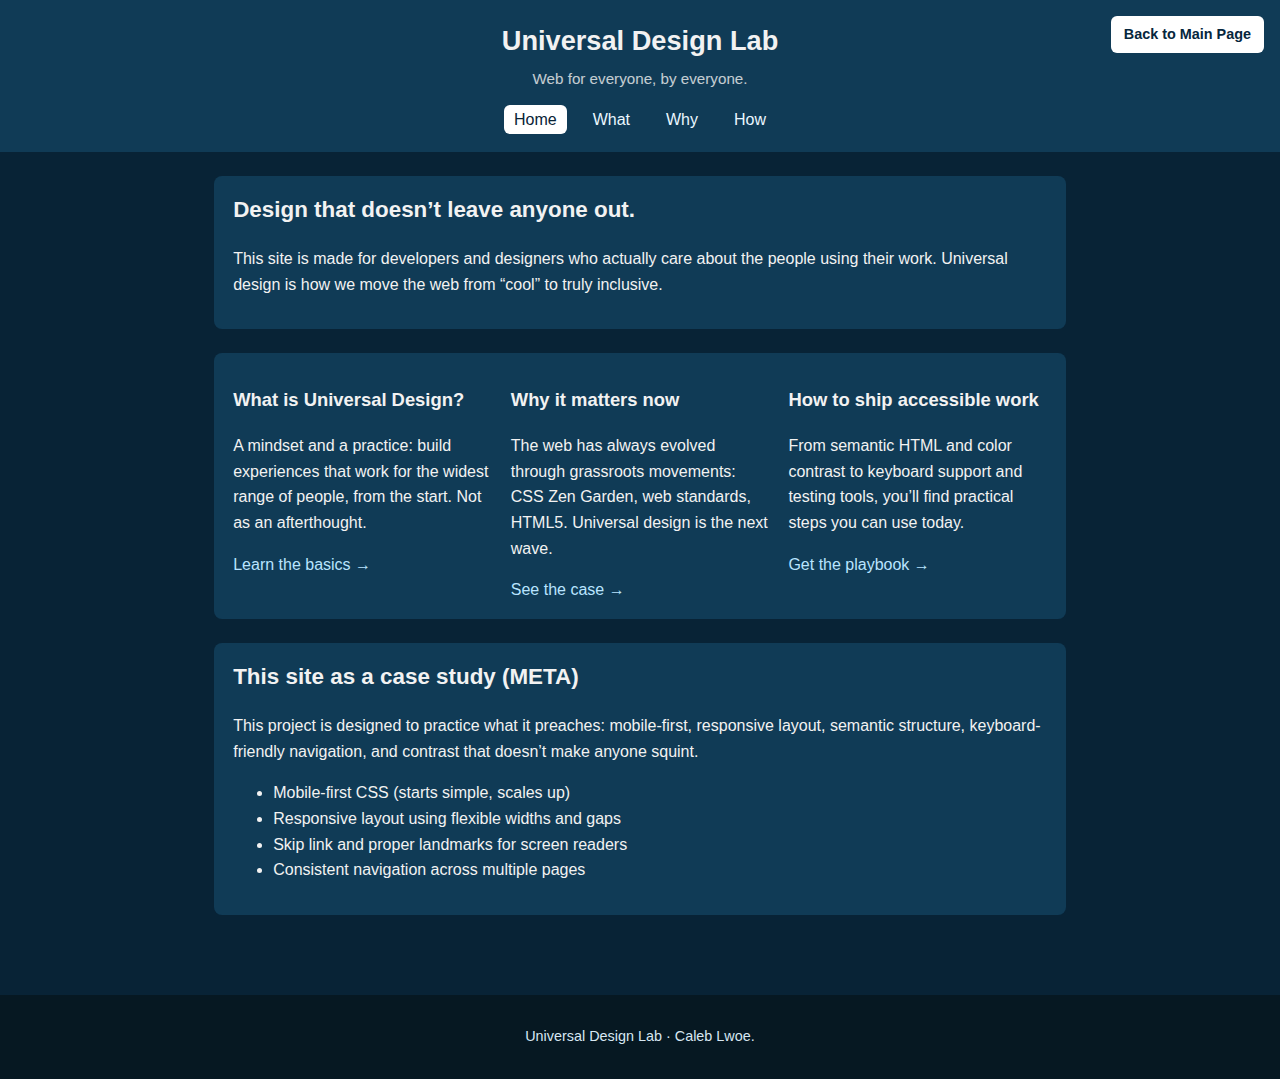
<file: index.html>
<!DOCTYPE html>
<html lang="en">
<head>
  <meta charset="UTF-8" />
  <meta name="viewport" content="width=device-width, initial-scale=1" />
  <title>Universal Design Lab – Home</title>
  <link rel="stylesheet" href="styles.css" />
</head>
<body>

  <header>
    <a class="home-back-button" href="https://caleblowe17.github.io/UniversalDesign">
      Back to Main Page
    </a>
    
    <div class="site-title">
      <h1>Universal Design Lab</h1>
      <p class="tagline">Web for everyone, by everyone.</p>
    </div>

    <nav aria-label="Main navigation">
      <ul class="nav-list">
        <li><a href="index.html" aria-current="page">Home</a></li>
        <li><a href="what.html">What</a></li>
        <li><a href="why.html">Why</a></li>
        <li><a href="how.html">How</a></li>
      </ul>
    </nav>
  </header>

  <main id="main">
    <section class="hero" aria-labelledby="hero-heading">
      <div class="hero-text">
        <h2 id="hero-heading">Design that doesn’t leave anyone out.</h2>
        <p>
          This site is made for developers and designers who actually care about
          the people using their work. Universal design is how we move the web
          from “cool” to truly inclusive.
        </p>
      </div>
    </section>

    <section class="grid three-col" aria-label="Overview of the site">
      <article>
        <h3>What is Universal Design?</h3>
        <p>
          A mindset and a practice: build experiences that work for the widest
          range of people, from the start. Not as an afterthought.
        </p>
        <a class="text-link" href="what.html">Learn the basics →</a>
      </article>

      <article>
        <h3>Why it matters now</h3>
        <p>
          The web has always evolved through grassroots movements: CSS Zen
          Garden, web standards, HTML5. Universal design is the next wave.
        </p>
        <a class="text-link" href="why.html">See the case →</a>
      </article>

      <article>
        <h3>How to ship accessible work</h3>
        <p>
          From semantic HTML and color contrast to keyboard support and testing
          tools, you’ll find practical steps you can use today.
        </p>
        <a class="text-link" href="how.html">Get the playbook →</a>
      </article>
    </section>

    <section class="meta-section" aria-labelledby="meta-heading">
      <h2 id="meta-heading">This site as a case study (META)</h2>
      <p>
        This project is designed to practice what it preaches: mobile-first,
        responsive layout, semantic structure, keyboard-friendly navigation,
        and contrast that doesn’t make anyone squint.
      </p>
      <ul>
        <li>Mobile-first CSS (starts simple, scales up)</li>
        <li>Responsive layout using flexible widths and gaps</li>
        <li>Skip link and proper landmarks for screen readers</li>
        <li>Consistent navigation across multiple pages</li>
      </ul>
    </section>
  </main>

  <footer>
    <p>Universal Design Lab · Caleb Lwoe.</p>
  </footer>
</body>
</html>
</file>
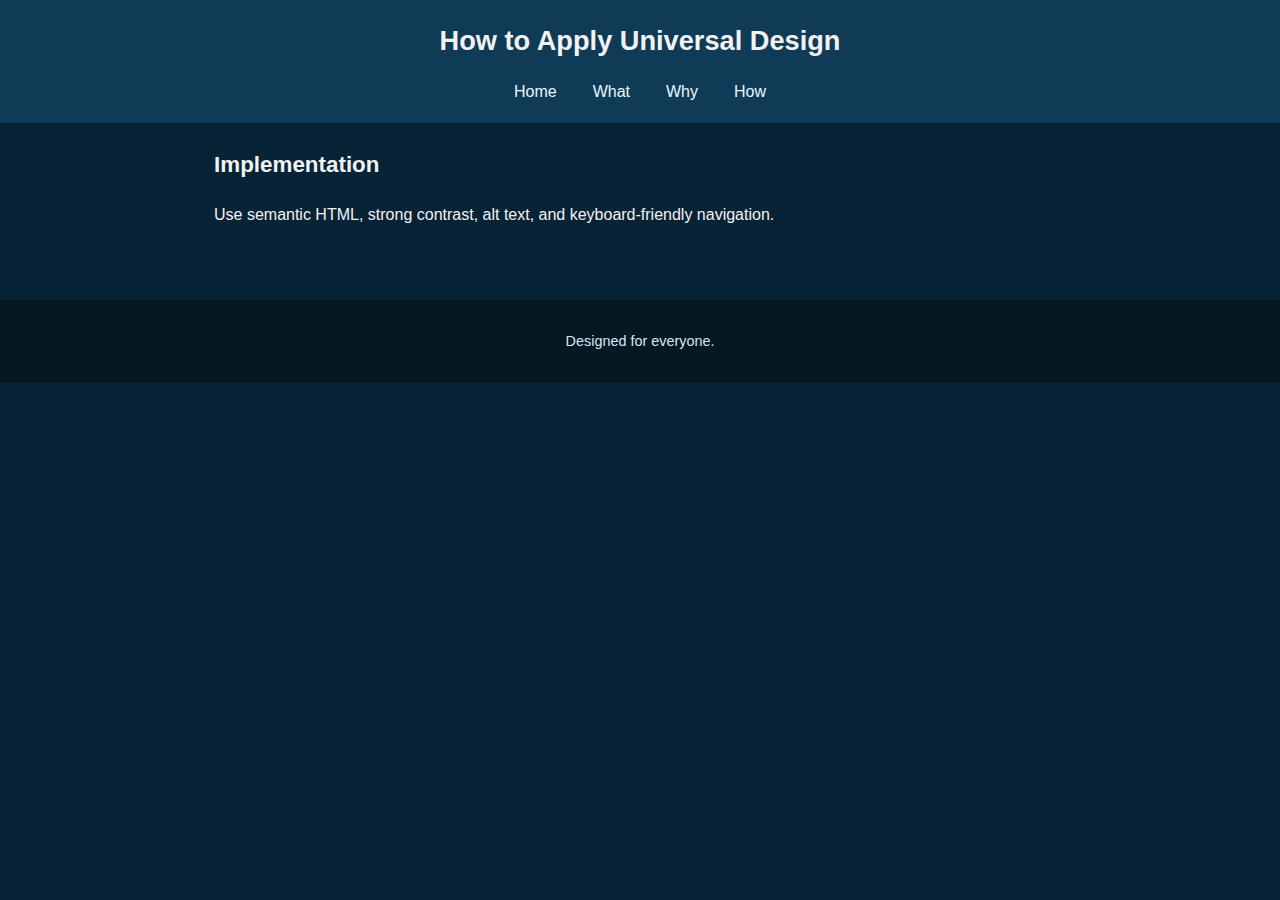
<file: how.html>
<!DOCTYPE html>
<html lang="en">
<head>
  <meta charset="UTF-8" />
  <meta name="viewport" content="width=device-width, initial-scale=1" />
  <title>How to Apply Universal Design</title>
  <link rel="stylesheet" href="styles.css" />
</head>

<body>
  <header>
    <h1>How to Apply Universal Design</h1>

    <nav>
      <ul>
        <li><a href="index.html">Home</a></li>
        <li><a href="what.html">What</a></li>
        <li><a href="why.html">Why</a></li>
        <li><a href="how.html">How</a></li>
      </ul>
    </nav>
  </header>

  <main>
    <h2>Implementation</h2>
    <p>Use semantic HTML, strong contrast, alt text, and keyboard-friendly navigation.</p>
  </main>

  <footer>
    <p>Designed for everyone.</p>
  </footer>
</body>
</html>
</file>
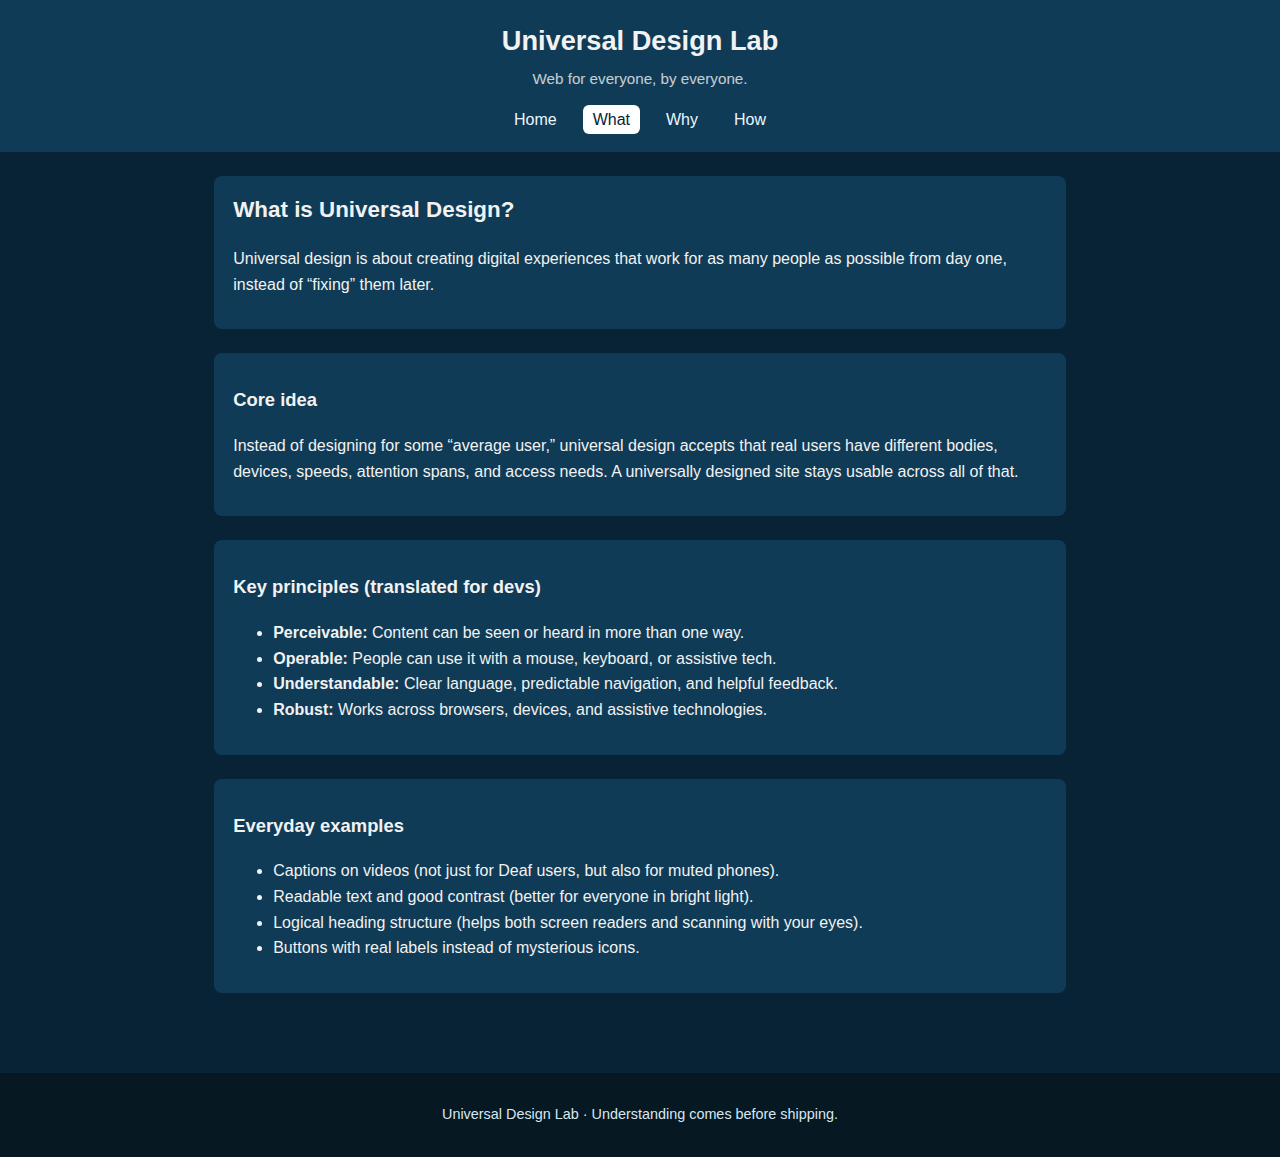
<file: what.html>
<!DOCTYPE html>
<html lang="en">
<head>
  <meta charset="UTF-8" />
  <meta name="viewport" content="width=device-width, initial-scale=1" />
  <title>Universal Design Lab – What</title>
  <link rel="stylesheet" href="styles.css" />
</head>
<body>
  <a class="skip-link" href="#main">Skip to main content</a>

  <header>
    <div class="site-title">
      <h1>Universal Design Lab</h1>
      <p class="tagline">Web for everyone, by everyone.</p>
    </div>

    <nav aria-label="Main navigation">
      <ul class="nav-list">
        <li><a href="index.html">Home</a></li>
        <li><a href="what.html" aria-current="page">What</a></li>
        <li><a href="why.html">Why</a></li>
        <li><a href="how.html">How</a></li>
      </ul>
    </nav>
  </header>

  <main id="main">
    <section class="page-header">
      <h2>What is Universal Design?</h2>
      <p>
        Universal design is about creating digital experiences that work for
        as many people as possible from day one, instead of “fixing” them later.
      </p>
    </section>

    <section>
      <h3>Core idea</h3>
      <p>
        Instead of designing for some “average user,” universal design accepts
        that real users have different bodies, devices, speeds, attention spans,
        and access needs. A universally designed site stays usable across all
        of that.
      </p>
    </section>

    <section>
      <h3>Key principles (translated for devs)</h3>
      <ul>
        <li><strong>Perceivable:</strong> Content can be seen or heard in more than one way.</li>
        <li><strong>Operable:</strong> People can use it with a mouse, keyboard, or assistive tech.</li>
        <li><strong>Understandable:</strong> Clear language, predictable navigation, and helpful feedback.</li>
        <li><strong>Robust:</strong> Works across browsers, devices, and assistive technologies.</li>
      </ul>
    </section>

    <section>
      <h3>Everyday examples</h3>
      <ul>
        <li>Captions on videos (not just for Deaf users, but also for muted phones).</li>
        <li>Readable text and good contrast (better for everyone in bright light).</li>
        <li>Logical heading structure (helps both screen readers and scanning with your eyes).</li>
        <li>Buttons with real labels instead of mysterious icons.</li>
      </ul>
    </section>
  </main>

  <footer>
    <p>Universal Design Lab · Understanding comes before shipping.</p>
  </footer>
</body>
</html>
</file>
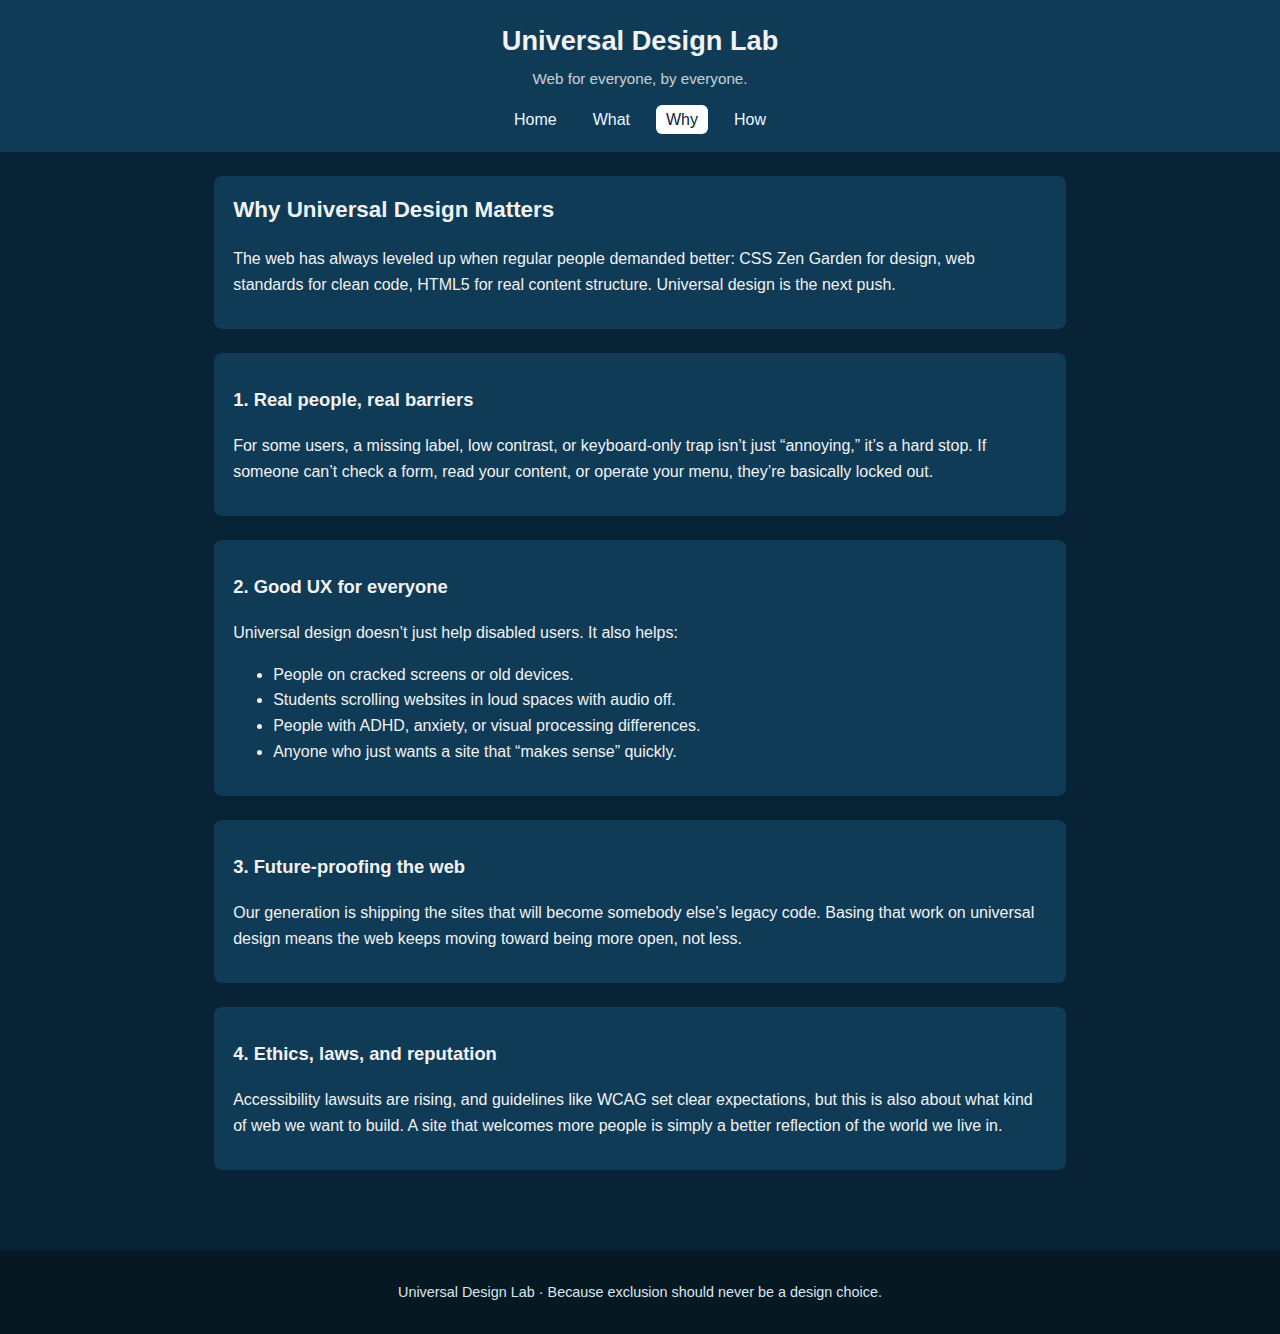
<file: why.html>
<!DOCTYPE html>
<html lang="en">
<head>
  <meta charset="UTF-8" />
  <meta name="viewport" content="width=device-width, initial-scale=1" />
  <title>Universal Design Lab – Why</title>
  <link rel="stylesheet" href="styles.css" />
</head>
<body>
  <a class="skip-link" href="#main">Skip to main content</a>

  <header>
    <div class="site-title">
      <h1>Universal Design Lab</h1>
      <p class="tagline">Web for everyone, by everyone.</p>
    </div>

    <nav aria-label="Main navigation">
      <ul class="nav-list">
        <li><a href="index.html">Home</a></li>
        <li><a href="what.html">What</a></li>
        <li><a href="why.html" aria-current="page">Why</a></li>
        <li><a href="how.html">How</a></li>
      </ul>
    </nav>
  </header>

  <main id="main">
    <section class="page-header">
      <h2>Why Universal Design Matters</h2>
      <p>
        The web has always leveled up when regular people demanded better: CSS
        Zen Garden for design, web standards for clean code, HTML5 for real
        content structure. Universal design is the next push.
      </p>
    </section>

    <section>
      <h3>1. Real people, real barriers</h3>
      <p>
        For some users, a missing label, low contrast, or keyboard-only trap
        isn’t just “annoying,” it’s a hard stop. If someone can’t check a form,
        read your content, or operate your menu, they’re basically locked out.
      </p>
    </section>

    <section>
      <h3>2. Good UX for everyone</h3>
      <p>
        Universal design doesn’t just help disabled users. It also helps:
      </p>
      <ul>
        <li>People on cracked screens or old devices.</li>
        <li>Students scrolling websites in loud spaces with audio off.</li>
        <li>People with ADHD, anxiety, or visual processing differences.</li>
        <li>Anyone who just wants a site that “makes sense” quickly.</li>
      </ul>
    </section>

    <section>
      <h3>3. Future-proofing the web</h3>
      <p>
        Our generation is shipping the sites that will become somebody else’s
        legacy code. Basing that work on universal design means the web keeps
        moving toward being more open, not less.
      </p>
    </section>

    <section>
      <h3>4. Ethics, laws, and reputation</h3>
      <p>
        Accessibility lawsuits are rising, and guidelines like WCAG set clear
        expectations, but this is also about what kind of web we want to build.
        A site that welcomes more people is simply a better reflection of the
        world we live in.
      </p>
    </section>
  </main>

  <footer>
    <p>Universal Design Lab · Because exclusion should never be a design choice.</p>
  </footer>
</body>
</html>
</file>
<file: styles.css>
/* ---------- Base styles ---------- */

* {
  box-sizing: border-box;
}

body {
  margin: 0;
  font-family: Arial, Helvetica, sans-serif;
  background: #082336;
  color: #f2f2f2;
  line-height: 1.6;
}

/* Skip link for accessibility */
.skip-link {
  position: absolute;
  left: -999px;
  top: 0;
  background: #ffffff;
  color: #082336;
  padding: 8px 12px;
  z-index: 1000;
  border-radius: 4px;
}

.skip-link:focus {
  left: 10px;
  top: 10px;
}

/* ---------- Header ---------- */

header {
  background: #103b56;
  padding: 1.2rem;
  text-align: center;
}

header h1 {
  margin: 0;
  font-size: 1.7rem;
}

.tagline {
  margin-top: 4px;
  font-size: 0.95rem;
  opacity: 0.8;
}

/* ---------- Navigation ---------- */

nav {
  margin-top: 1rem;
}

nav ul {
  list-style: none;
  padding: 0;
  display: flex;
  gap: 1rem;
  justify-content: center;
  flex-wrap: wrap;
  margin: 0;
}

nav a {
  text-decoration: none;
  color: #eaf7ff;
  padding: 6px 10px;
  border-radius: 6px;
  transition: background 0.2s;
  font-weight: 500;
}

nav a:hover {
  background: rgba(255, 255, 255, 0.15);
}

nav a[aria-current="page"] {
  background: #ffffff;
  color: #082336;
}

/* ---------- Main content ---------- */

main {
  max-width: 900px;
  margin: 0 auto;
  padding: 1.5rem;
}

h2 {
  font-size: 1.4rem;
  margin-top: 0;
}

h3 {
  margin-top: 1rem;
  font-size: 1.15rem;
}

/* Page section cards */
section {
  background: #103b56;
  padding: 1rem 1.2rem;
  border-radius: 8px;
  margin-bottom: 1.5rem;
}

/* Text links */
.text-link {
  color: #b9e4ff;
  text-decoration: none;
}

.text-link:hover {
  text-decoration: underline;
}

/* Buttons */
.button {
  display: inline-block;
  background: #ffffff;
  color: #082336;
  padding: 0.5rem 1.2rem;
  text-decoration: none;
  border-radius: 6px;
  font-weight: 600;
  margin-top: 0.5rem;
  transition: background 0.2s;
}

.button:hover {
  background: #e2e2e2;
}

/* ---------- Grid layout (Home page) ---------- */

.grid {
  display: grid;
  gap: 1.2rem;
}

.grid.three-col {
  grid-template-columns: 1fr;
}

/* Larger screens */
@media (min-width: 700px) {
  .grid.three-col {
    grid-template-columns: repeat(3, 1fr);
  }
}

/* ---------- Footer ---------- */

footer {
  background: #061822;
  padding: 1rem;
  text-align: center;
  font-size: 0.9rem;
  margin-top: 2rem;
  color: #d7e7f2;
}
.home-back-button {
  position: absolute;
  right: 1rem;
  top: 1rem;
  background: #ffffff;
  color: #06263d;
  padding: 6px 12px;
  border-radius: 6px;
  font-size: 0.9rem;
  text-decoration: none;
  font-weight: 600;
  border: 1px solid transparent;
}

.home-back-button:hover,
.home-back-button:focus {
  background: #e8e8e8;
  border-color: #06263d;
}
</file>
